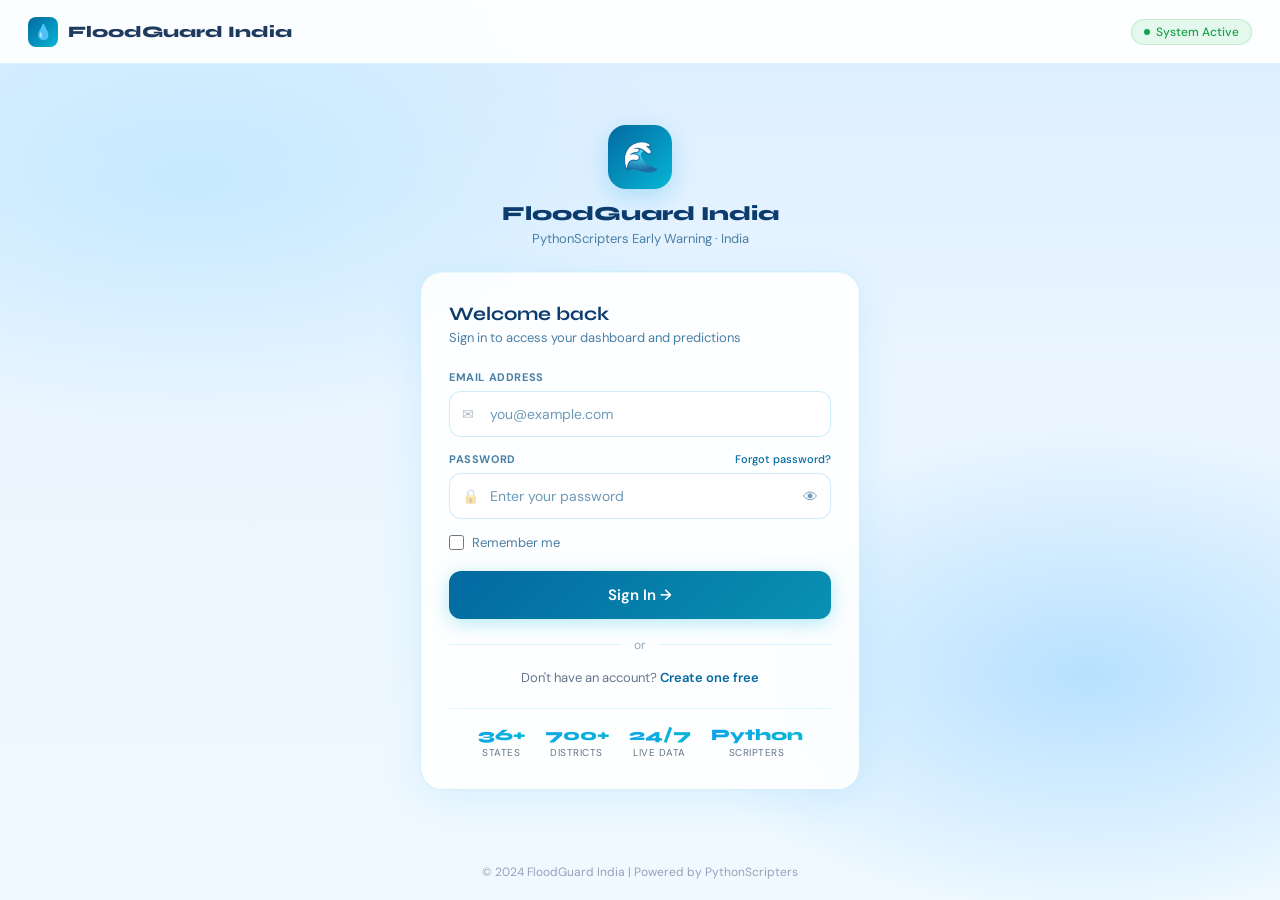
<file: source/templates/login.html>
<!DOCTYPE html>
<html lang="en">
<head>
    <meta charset="UTF-8">
    <meta name="viewport" content="width=device-width, initial-scale=1.0">
    <title>Sign In — FloodGuard India</title>
    <link rel="preconnect" href="https://fonts.googleapis.com">
    <link href="https://fonts.googleapis.com/css2?family=Syne:wght@400;700;800&family=DM+Sans:wght@300;400;500;600&display=swap" rel="stylesheet">
    <style>
        *,*::before,*::after{margin:0;padding:0;box-sizing:border-box;}
        body{font-family:'DM Sans',sans-serif;background:#edf6ff;color:#1e3a5f;min-height:100vh;display:flex;flex-direction:column;overflow-x:hidden;}
        body::before{content:'';position:fixed;inset:0;z-index:0;background:radial-gradient(ellipse 70% 50% at 15% 20%,rgba(186,230,255,.7) 0%,transparent 55%),radial-gradient(ellipse 60% 50% at 85% 75%,rgba(147,210,255,.6) 0%,transparent 55%),linear-gradient(180deg,#dbeeff 0%,#eaf5ff 40%,#f0f9ff 100%);pointer-events:none;}
        #water-canvas{display:none;}

        /* NAV */
        .nav{position:sticky;top:0;z-index:200;display:flex;align-items:center;justify-content:space-between;padding:0 28px;height:64px;background:rgba(255,255,255,.9);backdrop-filter:blur(18px);border-bottom:1px solid rgba(0,180,255,.12);}
        .nav-brand{display:flex;align-items:center;gap:10px;font-family:'Syne',sans-serif;font-size:16px;font-weight:800;color:#1e3a5f;text-decoration:none;}
        .nav-brand .drop{width:30px;height:30px;background:linear-gradient(135deg,#0369a1,#06b6d4);border-radius:8px;display:flex;align-items:center;justify-content:center;font-size:15px;}
        .live-badge{display:flex;align-items:center;gap:6px;background:rgba(34,197,94,.1);border:1px solid rgba(34,197,94,.22);color:#16a34a;padding:4px 12px;border-radius:20px;font-size:12px;font-weight:500;}
        .live-badge::before{content:'';width:6px;height:6px;border-radius:50%;background:#16a34a;animation:pulse-dot 1.5s infinite;}
        @keyframes pulse-dot{0%,100%{opacity:1;transform:scale(1)}50%{opacity:.4;transform:scale(.8)}}

        /* PAGE */
        .page{position:relative;z-index:10;flex:1;display:flex;align-items:center;justify-content:center;padding:32px 16px;}
        .login-wrapper{width:100%;max-width:440px;animation:fadeUp .6s ease both;}
        @keyframes fadeUp{from{opacity:0;transform:translateY(28px)}to{opacity:1;transform:translateY(0)}}

        /* LOGO */
        .logo-area{text-align:center;margin-bottom:24px;}
        .logo-icon{width:64px;height:64px;background:linear-gradient(135deg,#0369a1,#06b6d4);border-radius:18px;display:inline-flex;align-items:center;justify-content:center;font-size:30px;margin-bottom:12px;box-shadow:0 8px 24px rgba(14,165,233,.25);animation:float 4s ease-in-out infinite;}
        @keyframes float{0%,100%{transform:translateY(0)}50%{transform:translateY(-7px)}}
        .logo-title{font-family:'Syne',sans-serif;font-size:20px;font-weight:800;color:#0c3b6e;margin-bottom:4px;}
        .logo-sub{font-size:13px;color:#4a7fa5;}

        /* CARD */
        .card{background:rgba(255,255,255,.88);border:1px solid rgba(14,165,233,.18);border-radius:22px;padding:30px 28px;box-shadow:0 8px 40px rgba(14,165,233,.1),inset 0 1px 0 rgba(6,182,212,.08);backdrop-filter:blur(22px);}
        .card-heading{font-family:'Syne',sans-serif;font-size:19px;font-weight:700;color:#0c3b6e;margin-bottom:4px;}
        .card-sub{font-size:13px;color:#4a7fa5;margin-bottom:24px;}

        /* FIELDS */
        .field{margin-bottom:15px;}
        .field label{display:flex;align-items:center;justify-content:space-between;font-size:11px;font-weight:700;color:#4a7fa5;text-transform:uppercase;letter-spacing:.6px;margin-bottom:7px;}
        .field label a{color:#0369a1;text-decoration:none;font-size:11px;font-weight:500;text-transform:none;letter-spacing:0;transition:color .2s;}
        .field label a:hover{color:#0891b2;}
        .input-wrap{position:relative;}
        .input-icon{position:absolute;left:13px;top:50%;transform:translateY(-50%);font-size:14px;opacity:.35;pointer-events:none;}
        .field input{width:100%;background:rgba(255,255,255,.92);border:1px solid rgba(14,165,233,.2);border-radius:12px;padding:13px 14px 13px 40px;font-family:'DM Sans',sans-serif;font-size:14px;color:#1e3a5f;outline:none;transition:border-color .25s,box-shadow .25s;}
        .field input::placeholder{color:#6b9ab8;}
        .field input:focus{border-color:rgba(6,182,212,.5);box-shadow:0 0 0 3px rgba(6,182,212,.1);}
        .toggle-pw{position:absolute;right:13px;top:50%;transform:translateY(-50%);background:none;border:none;cursor:pointer;color:#6b9ab8;font-size:15px;padding:0;transition:color .2s;}
        .toggle-pw:hover{color:#0369a1;}

        /* REMEMBER ROW */
        .row-between{display:flex;align-items:center;justify-content:space-between;margin-bottom:20px;}
        .remember{display:flex;align-items:center;gap:8px;font-size:13px;color:#4a7fa5;cursor:pointer;}
        .remember input[type=checkbox]{width:15px;height:15px;accent-color:#06b6d4;cursor:pointer;}

        /* BUTTON */
        .btn-login{width:100%;padding:14px;background:linear-gradient(135deg,#0369a1,#0891b2);color:white;border:none;border-radius:12px;font-family:'DM Sans',sans-serif;font-size:15px;font-weight:600;cursor:pointer;box-shadow:0 4px 18px rgba(6,182,212,.3);transition:transform .2s,box-shadow .2s,opacity .2s;margin-bottom:18px;position:relative;overflow:hidden;}
        .btn-login::before{content:'';position:absolute;inset:0;background:linear-gradient(90deg,transparent,rgba(255,255,255,.1),transparent);transform:translateX(-100%);transition:transform .5s;}
        .btn-login:hover::before{transform:translateX(100%)}
        .btn-login:hover{transform:translateY(-2px);box-shadow:0 8px 26px rgba(6,182,212,.4);}
        .btn-login:active{transform:translateY(0);}
        .btn-login.loading{pointer-events:none;opacity:.75;}
        .btn-spinner{display:none;align-items:center;gap:8px;}
        .btn-login.loading .btn-text{display:none;}
        .btn-login.loading .btn-spinner{display:inline-flex;}
        @keyframes spin{to{transform:rotate(360deg)}}
        .spinner-ring{display:inline-block;width:16px;height:16px;border:2px solid rgba(255,255,255,.3);border-top-color:white;border-radius:50%;animation:spin .7s linear infinite;}

        /* ALERT */
        .alert{display:none;padding:11px 14px;border-radius:10px;font-size:13px;font-weight:500;margin-bottom:16px;align-items:center;gap:8px;}
        .alert.error  {display:flex;background:rgba(239,68,68,.08);border:1px solid rgba(239,68,68,.22);color:#dc2626;}
        .alert.success{display:flex;background:rgba(6,182,212,.08);border:1px solid rgba(6,182,212,.22);color:#0369a1;}

        /* DIVIDER */
        .divider{display:flex;align-items:center;gap:12px;margin:0 0 16px;color:#94a3b8;font-size:12px;}
        .divider::before,.divider::after{content:'';flex:1;height:1px;background:rgba(14,165,233,.12);}

        /* REGISTER */
        .register-row{text-align:center;font-size:13px;color:#64748b;}
        .register-row a{color:#0369a1;text-decoration:none;font-weight:600;transition:color .2s;}
        .register-row a:hover{color:#0891b2;}

        /* TRUST */
        .trust-row{display:flex;justify-content:center;gap:20px;margin-top:22px;padding-top:16px;border-top:1px solid rgba(14,165,233,.1);}
        .trust-item{text-align:center;}
        .trust-val{font-family:'Syne',sans-serif;font-size:16px;font-weight:800;background:linear-gradient(90deg,#0ea5e9,#06b6d4);-webkit-background-clip:text;-webkit-text-fill-color:transparent;background-clip:text;}
        .trust-lbl{font-size:10px;color:#64748b;text-transform:uppercase;letter-spacing:.5px;margin-top:2px;}

        /* REGISTER MODAL */
        .modal-overlay{display:none;position:fixed;inset:0;z-index:300;background:rgba(0,0,0,.35);backdrop-filter:blur(4px);align-items:center;justify-content:center;padding:16px;}
        .modal-overlay.open{display:flex;}
        .modal{background:rgba(255,255,255,.97);border-radius:20px;padding:28px;max-width:400px;width:100%;box-shadow:0 20px 60px rgba(14,165,233,.2);animation:fadeUp .35s ease both;}
        .modal h2{font-family:'Syne',sans-serif;font-size:17px;font-weight:700;color:#0c3b6e;margin-bottom:4px;}
        .modal p{font-size:13px;color:#4a7fa5;margin-bottom:20px;}
        .modal .btn-login{margin-bottom:12px;}
        .modal-close{position:absolute;top:14px;right:16px;background:none;border:none;font-size:20px;cursor:pointer;color:#94a3b8;}

        footer{position:relative;z-index:10;text-align:center;font-size:12px;color:#94a3b8;padding:14px 0 20px;}

        @media(max-width:480px){.card{padding:22px 16px;}.trust-row{gap:12px;}.nav{padding:0 16px;}}
    </style>
</head>
<body>
<nav class="nav">
        <a href="/" class="nav-brand"><div class="drop">💧</div>FloodGuard India</a>
    <div class="live-badge">System Active</div>
</nav>

<main class="page">
    <div class="login-wrapper">
        <div class="logo-area">
            <div class="logo-icon">🌊</div>
                <div class="logo-title">FloodGuard India</div>
            <div class="logo-sub">PythonScripters Early Warning · India</div>
        </div>
        <div class="card">
            <div class="card-heading">Welcome back</div>
            <div class="card-sub">Sign in to access your dashboard and predictions</div>
            <div class="alert" id="alert"></div>
            <div class="field">
                <label for="email">Email Address</label>
                <div class="input-wrap">
                    <span class="input-icon">✉</span>
                    <input type="email" id="email" placeholder="you@example.com" autocomplete="email">
                </div>
            </div>
            <div class="field">
                <label for="password">Password <a href="#" onclick="showForgot(event)">Forgot password?</a></label>
                <div class="input-wrap">
                    <span class="input-icon">🔒</span>
                    <input type="password" id="password" placeholder="Enter your password" autocomplete="current-password">
                    <button type="button" class="toggle-pw" id="togglePw">👁</button>
                </div>
            </div>
            <div class="row-between">
                <label class="remember"><input type="checkbox" id="remember"> Remember me</label>
            </div>
            <button class="btn-login" id="loginBtn" onclick="handleLogin()">
                <span class="btn-text">Sign In →</span>
                <span class="btn-spinner"><span class="spinner-ring"></span>&nbsp;Signing in…</span>
            </button>
            <div class="divider">or</div>
            <div class="register-row">Don't have an account? <a href="#" onclick="openRegister(event)">Create one free</a></div>
            <div class="trust-row">
                <div class="trust-item"><div class="trust-val">36+</div><div class="trust-lbl">States</div></div>
                <div class="trust-item"><div class="trust-val">700+</div><div class="trust-lbl">Districts</div></div>
                <div class="trust-item"><div class="trust-val">24/7</div><div class="trust-lbl">Live Data</div></div>
                <div class="trust-item"><div class="trust-val">Python</div><div class="trust-lbl">Scripters</div></div>
            </div>
        </div>
    </div>
</main>

<!-- REGISTER MODAL -->
<div class="modal-overlay" id="reg-overlay" onclick="closeRegister(event)">
    <div class="modal" style="position:relative;">
        <button class="modal-close" onclick="closeRegisterBtn()">×</button>
        <h2>Create Account</h2>
                    <p>Join FloodGuard India for free flood alerts</p>
        <div class="alert" id="reg-alert"></div>
        <div class="field"><label>Full Name</label><div class="input-wrap"><span class="input-icon">👤</span><input type="text" id="reg-name" placeholder="Your full name"></div></div>
        <div class="field"><label>Email</label><div class="input-wrap"><span class="input-icon">✉</span><input type="email" id="reg-email" placeholder="you@example.com"></div></div>
        <div class="field"><label>Password</label><div class="input-wrap"><span class="input-icon">🔒</span><input type="password" id="reg-password" placeholder="Choose a password (min 8 chars)"></div></div>
        <div class="field"><label>Phone (optional)</label><div class="input-wrap"><span class="input-icon">📱</span><input type="tel" id="reg-phone" placeholder="+91XXXXXXXXXX"></div></div>
        <button class="btn-login" id="regBtn" onclick="handleRegister()">
            <span class="btn-text">Create Account →</span>
            <span class="btn-spinner"><span class="spinner-ring"></span>&nbsp;Creating…</span>
        </button>
        <div style="text-align:center;font-size:13px;color:#64748b;">Already have an account? <a href="#" style="color:#0369a1;font-weight:600;text-decoration:none;" onclick="closeRegisterBtn()">Sign in</a></div>
    </div>
</div>

    <footer><p>&copy; 2024 FloodGuard India | Powered by PythonScripters</p></footer>

<script>
document.getElementById('togglePw').addEventListener('click',function(){const pw=document.getElementById('password');const show=pw.type==='password';pw.type=show?'text':'password';this.innerHTML=show?'🙈':'👁';});

function showAlert(msg,type){const el=document.getElementById('alert');el.className='alert '+type;el.innerHTML=(type==='error'?'⚠ ':'✓ ')+msg;}
function clearAlert(){document.getElementById('alert').className='alert';}
function showForgot(e){e.preventDefault();showAlert('Password reset link sent to your email.','success');}
document.querySelectorAll('#email,#password').forEach(el=>el.addEventListener('input',clearAlert));
document.addEventListener('keydown',e=>{if(e.key==='Enter'&&!document.getElementById('reg-overlay').classList.contains('open'))handleLogin();});

async function handleLogin(){
    const email=document.getElementById('email').value.trim(),password=document.getElementById('password').value,btn=document.getElementById('loginBtn');
    if(!email||!password){showAlert('Please enter your email and password.','error');return;}
    if(!/^[^\s@]+@[^\s@]+\.[^\s@]+$/.test(email)){showAlert('Please enter a valid email address.','error');return;}
    btn.classList.add('loading');
    try{
        const res=await fetch('/login',{method:'POST',headers:{'Content-Type':'application/json'},body:JSON.stringify({email,password})});
        const data=await res.json();
        if(res.ok&&data.success){showAlert('Login successful! Redirecting…','success');setTimeout(()=>{window.location.href=data.redirect||'/dashboard';},900);}
        else{btn.classList.remove('loading');showAlert(data.error||'Invalid email or password.','error');}
    }catch(err){btn.classList.remove('loading');showAlert('Cannot reach server — check your connection.','error');}
}

function openRegister(e){e.preventDefault();document.getElementById('reg-overlay').classList.add('open');document.getElementById('reg-alert').className='alert';}
function closeRegisterBtn(){document.getElementById('reg-overlay').classList.remove('open');}
function closeRegister(e){if(e.target===document.getElementById('reg-overlay'))closeRegisterBtn();}

function showRegAlert(msg,type){const el=document.getElementById('reg-alert');el.className='alert '+type;el.innerHTML=(type==='error'?'⚠ ':'✓ ')+msg;}

async function handleRegister(){
    const name=document.getElementById('reg-name').value.trim(),email=document.getElementById('reg-email').value.trim(),password=document.getElementById('reg-password').value,phone=document.getElementById('reg-phone').value.trim(),btn=document.getElementById('regBtn');
    if(!name||!email||!password){showRegAlert('Please fill in all required fields.','error');return;}
    if(password.length<8){showRegAlert('Password must be at least 8 characters.','error');return;}
    btn.classList.add('loading');
    try{
        const res=await fetch('/register',{method:'POST',headers:{'Content-Type':'application/json'},body:JSON.stringify({name,email,password,phone})});
        const data=await res.json();
        if(res.ok&&data.success){showRegAlert('Account created! You can now sign in.','success');setTimeout(()=>{closeRegisterBtn();document.getElementById('email').value=email;},1500);}
        else{btn.classList.remove('loading');showRegAlert(data.error||'Registration failed.','error');}
    }catch(err){btn.classList.remove('loading');showRegAlert('Cannot reach server.','error');}
}
</script>
</body>
</html>
</file>
